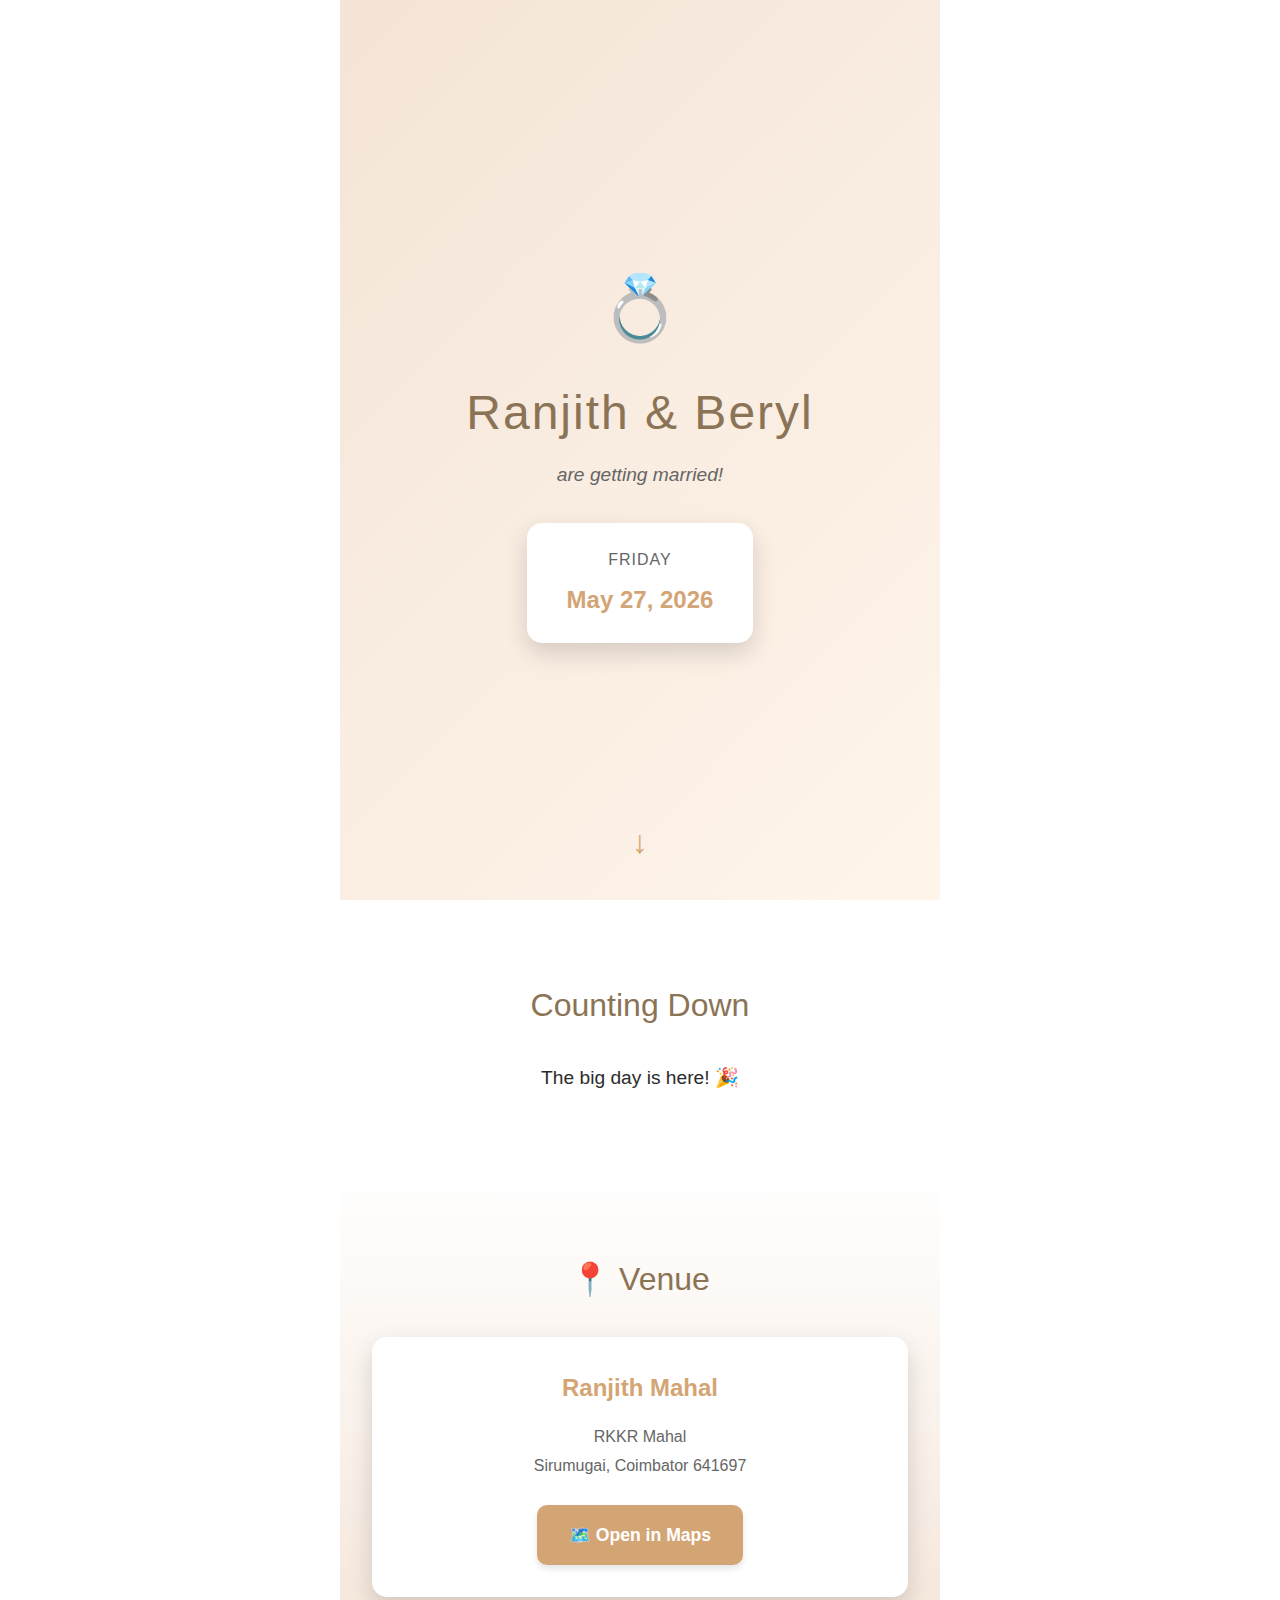
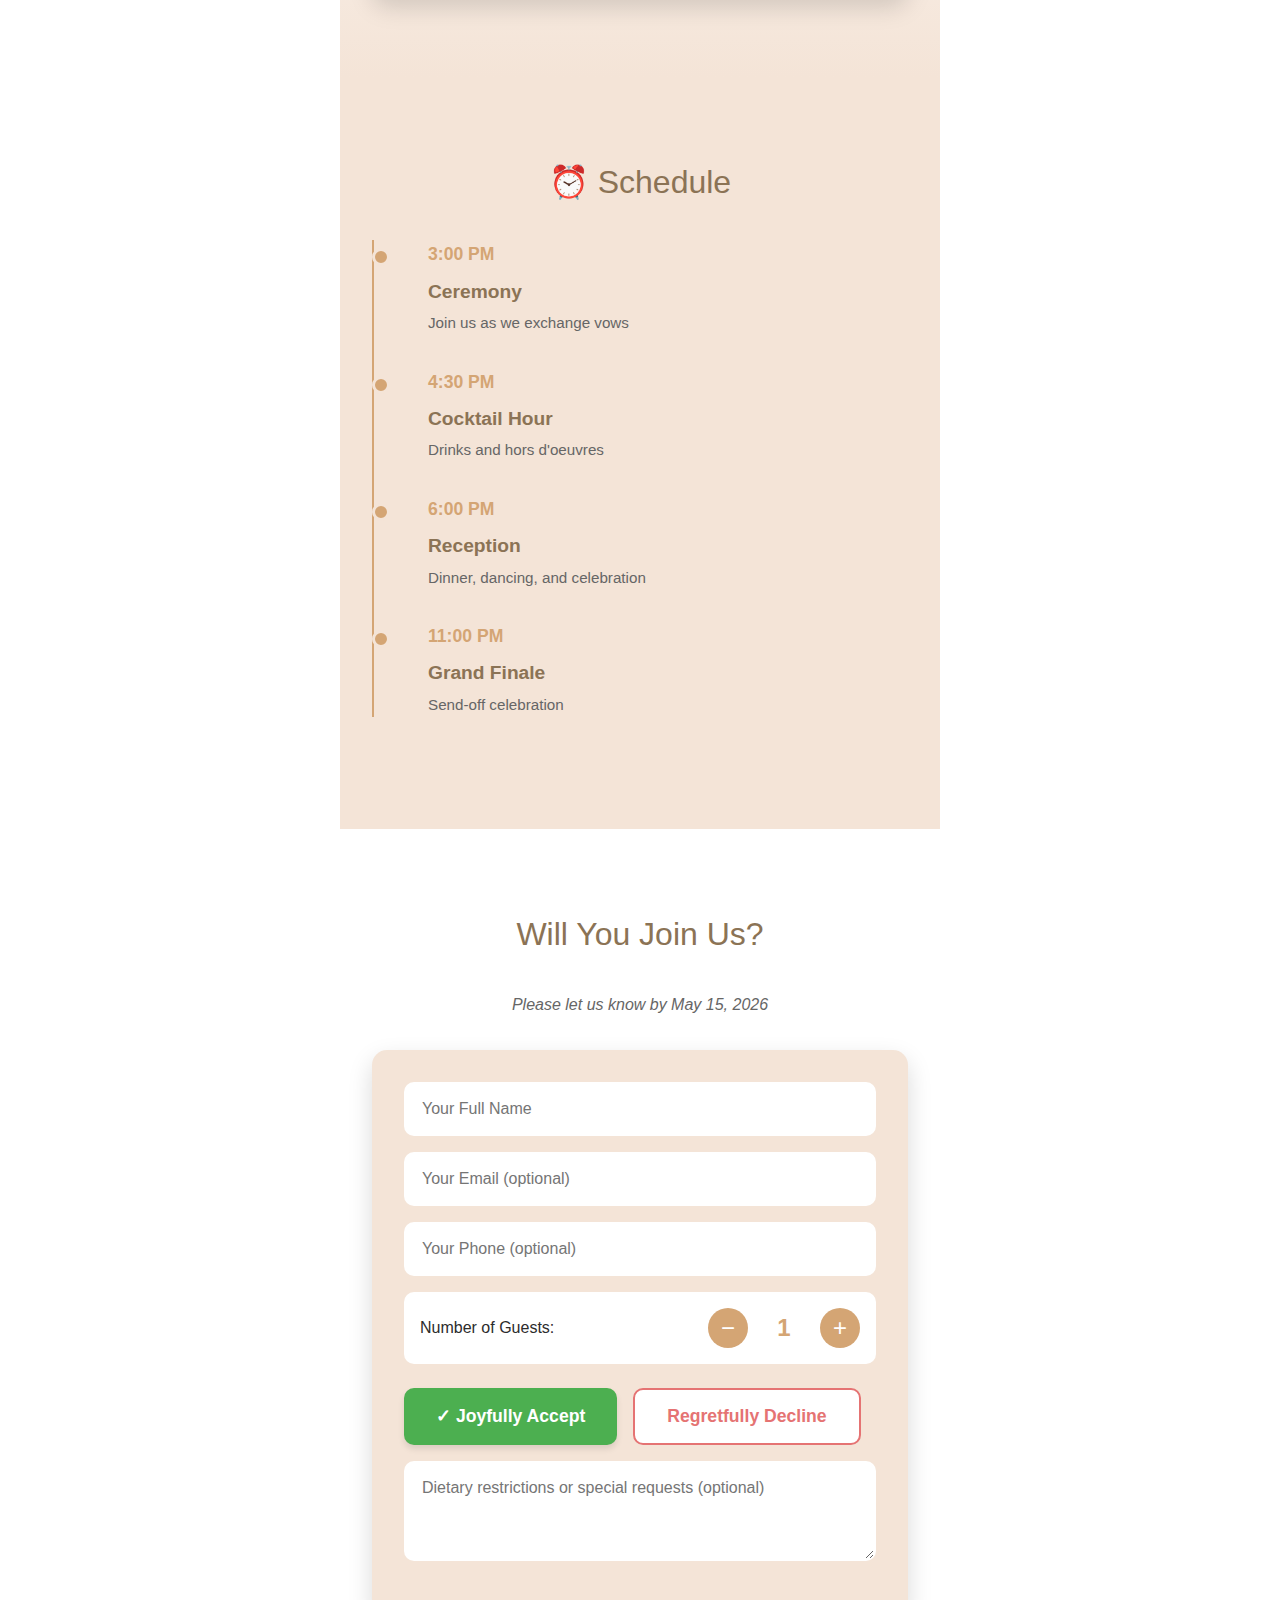
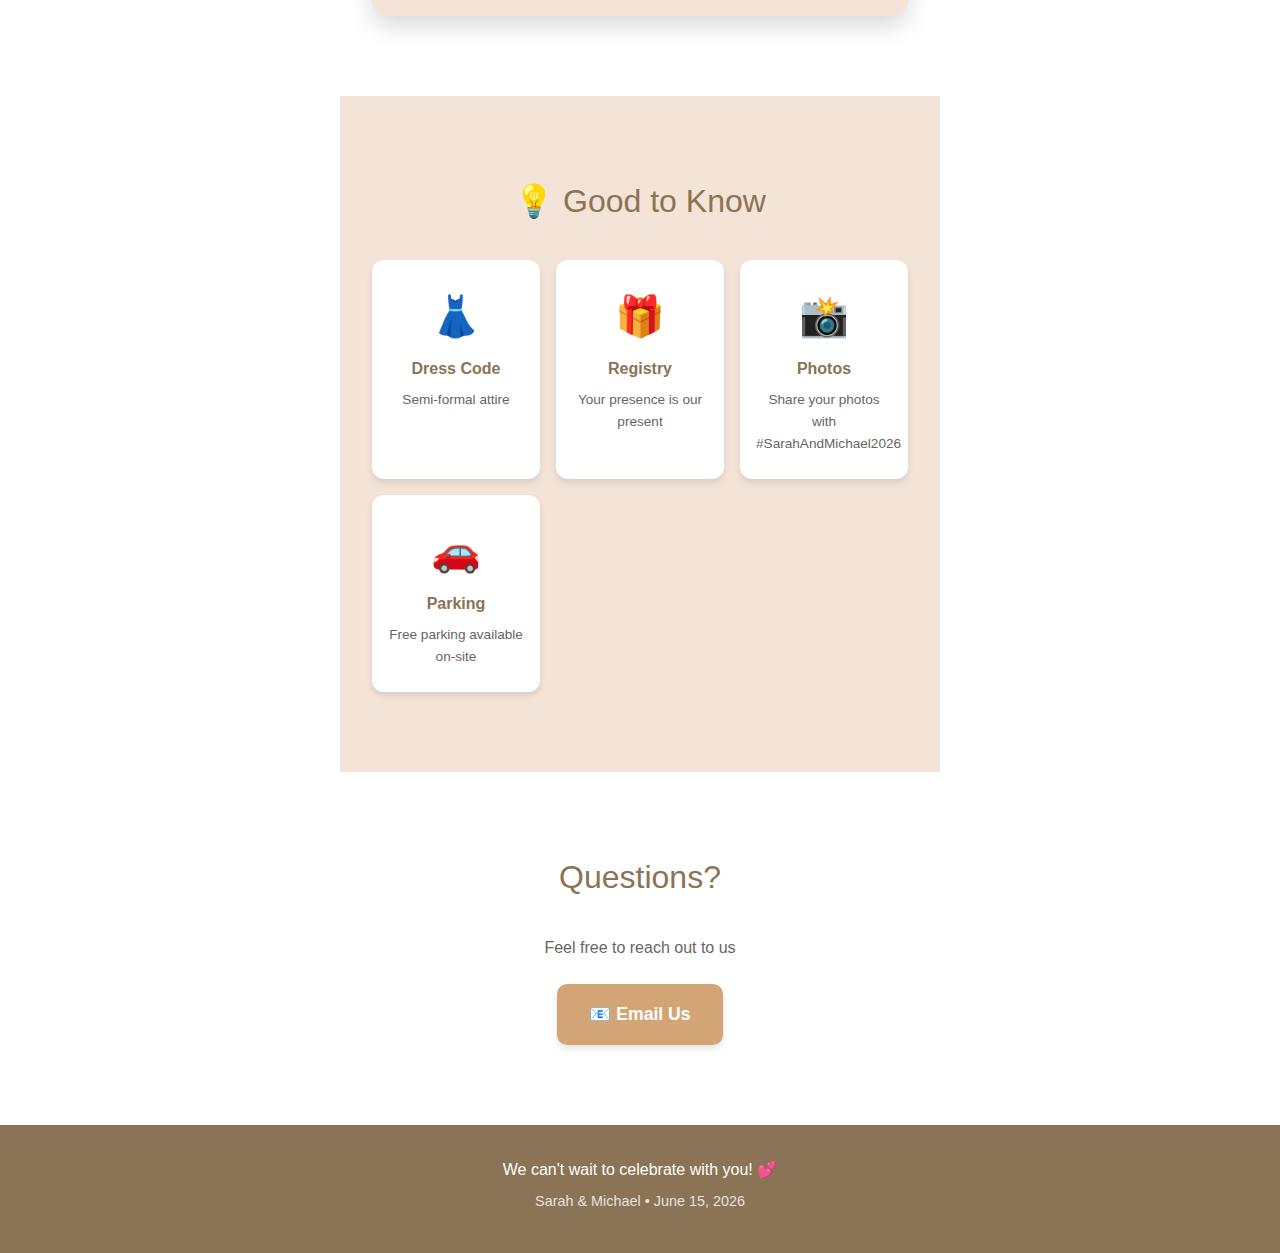
<file: index.html>
<!DOCTYPE html>
<html lang="en">
<head>
    <meta charset="UTF-8">
    <meta name="viewport" content="width=device-width, initial-scale=1.0, maximum-scale=1.0, user-scalable=no">
    <meta name="theme-color" content="#f4e4d7">
    <meta name="description" content="You're invited to our wedding! View details and RSVP.">
    
    <!-- PWA Meta Tags -->
    <meta name="apple-mobile-web-app-capable" content="yes">
    <meta name="apple-mobile-web-app-status-bar-style" content="default">
    <meta name="apple-mobile-web-app-title" content="Our Wedding">
    
    <title>Our Wedding Invitation</title>
    
    <!-- Manifest for PWA -->
    <link rel="manifest" href="manifest.json">
    
    <!-- Icons -->
    <link rel="apple-touch-icon" href="icons/icon-192.png">
    <link rel="icon" type="image/png" sizes="192x192" href="icons/icon-192.png">
    <link rel="icon" type="image/png" sizes="512x512" href="icons/icon-512.png">
    
    <link rel="stylesheet" href="styles.css">
</head>
<body>
    <!-- Hero Section -->
    <section class="hero">
        <div class="hero-content">
            <div class="rings-icon">💍</div>
            <h1 class="couple-names">Ranjith & Beryl</h1>
            <p class="tagline">are getting married!</p>
            <div class="date-badge">
                <span class="date-day">Friday</span>
                <span class="date-number">May 27, 2026</span>
            </div>
        </div>
        <div class="scroll-indicator">↓</div>
    </section>

    <!-- Countdown Section -->
    <section class="countdown-section">
        <h2>Counting Down</h2>
        <div class="countdown" id="countdown">
            <div class="countdown-item">
                <span class="countdown-number" id="days">00</span>
                <span class="countdown-label">Days</span>
            </div>
            <div class="countdown-item">
                <span class="countdown-number" id="hours">00</span>
                <span class="countdown-label">Hours</span>
            </div>
            <div class="countdown-item">
                <span class="countdown-number" id="minutes">00</span>
                <span class="countdown-label">Minutes</span>
            </div>
        </div>
    </section>

    <!-- Venue Section -->
    <section class="venue-section">
        <h2>📍 Venue</h2>
        <div class="venue-card">
            <h3>Ranjith Mahal</h3>
            <p class="venue-address">
                RKKR Mahal<br>
                Sirumugai, Coimbator 641697
            </p>
            <a href="https://share.google/RxCqs3ay6ziyt2EXV" target="_blank" class="btn btn-secondary">
                🗺️ Open in Maps
            </a>
        </div>
    </section>

    <!-- Schedule Section -->
    <section class="schedule-section">
        <h2>⏰ Schedule</h2>
        <div class="timeline">
            <div class="timeline-item">
                <div class="timeline-time">3:00 PM</div>
                <div class="timeline-content">
                    <h3>Ceremony</h3>
                    <p>Join us as we exchange vows</p>
                </div>
            </div>
            <div class="timeline-item">
                <div class="timeline-time">4:30 PM</div>
                <div class="timeline-content">
                    <h3>Cocktail Hour</h3>
                    <p>Drinks and hors d'oeuvres</p>
                </div>
            </div>
            <div class="timeline-item">
                <div class="timeline-time">6:00 PM</div>
                <div class="timeline-content">
                    <h3>Reception</h3>
                    <p>Dinner, dancing, and celebration</p>
                </div>
            </div>
            <div class="timeline-item">
                <div class="timeline-time">11:00 PM</div>
                <div class="timeline-content">
                    <h3>Grand Finale</h3>
                    <p>Send-off celebration</p>
                </div>
            </div>
        </div>
    </section>

    <!-- RSVP Section -->
    <section class="rsvp-section">
        <h2>Will You Join Us?</h2>
        <p class="rsvp-subtitle">Please let us know by May 15, 2026</p>
        
        <div class="rsvp-form" id="rsvpForm">
            <input type="text" id="guestName" placeholder="Your Full Name" class="input-field" required>
            <input type="email" id="guestEmail" placeholder="Your Email (optional)" class="input-field">
            <input type="tel" id="guestPhone" placeholder="Your Phone (optional)" class="input-field">
            
            <div class="guest-count">
                <label for="guestNumber">Number of Guests:</label>
                <div class="counter">
                    <button type="button" class="counter-btn" id="decreaseGuests">−</button>
                    <span class="counter-value" id="guestNumber">1</span>
                    <button type="button" class="counter-btn" id="increaseGuests">+</button>
                </div>
            </div>

            <div class="rsvp-buttons">
                <button type="button" class="btn btn-primary" id="acceptBtn">
                    ✓ Joyfully Accept
                </button>
                <button type="button" class="btn btn-decline" id="declineBtn">
                    Regretfully Decline
                </button>
            </div>

            <textarea id="specialRequests" placeholder="Dietary restrictions or special requests (optional)" class="input-field textarea-field"></textarea>
        </div>

        <div class="rsvp-success" id="rsvpSuccess" style="display: none;">
            <div class="success-icon">✓</div>
            <h3 id="successMessage">Thank you for your RSVP!</h3>
            <p id="successDetails">We can't wait to celebrate with you!</p>
        </div>
    </section>

    <!-- Additional Info Section -->
    <section class="info-section">
        <h2>💡 Good to Know</h2>
        <div class="info-grid">
            <div class="info-card">
                <div class="info-icon">👗</div>
                <h3>Dress Code</h3>
                <p>Semi-formal attire</p>
            </div>
            <div class="info-card">
                <div class="info-icon">🎁</div>
                <h3>Registry</h3>
                <p>Your presence is our present</p>
            </div>
            <div class="info-card">
                <div class="info-icon">📸</div>
                <h3>Photos</h3>
                <p>Share your photos with #SarahAndMichael2026</p>
            </div>
            <div class="info-card">
                <div class="info-icon">🚗</div>
                <h3>Parking</h3>
                <p>Free parking available on-site</p>
            </div>
        </div>
    </section>

    <!-- Contact Section -->
    <section class="contact-section">
        <h2>Questions?</h2>
        <p>Feel free to reach out to us</p>
        <a href="mailto:wedding@example.com" class="btn btn-secondary">📧 Email Us</a>
    </section>

    <!-- Footer -->
    <footer class="footer">
        <p>We can't wait to celebrate with you! 💕</p>
        <p class="footer-small">Sarah & Michael • June 15, 2026</p>
    </footer>

    <!-- Install Prompt (for PWA) -->
    <div class="install-prompt" id="installPrompt" style="display: none;">
        <div class="install-content">
            <p>📱 Add to your home screen for quick access!</p>
            <button class="btn btn-install" id="installBtn">Add to Home Screen</button>
            <button class="btn-close" id="closeInstallPrompt">×</button>
        </div>
    </div>

    <script src="app.js"></script>
</body>
</html>
</file>
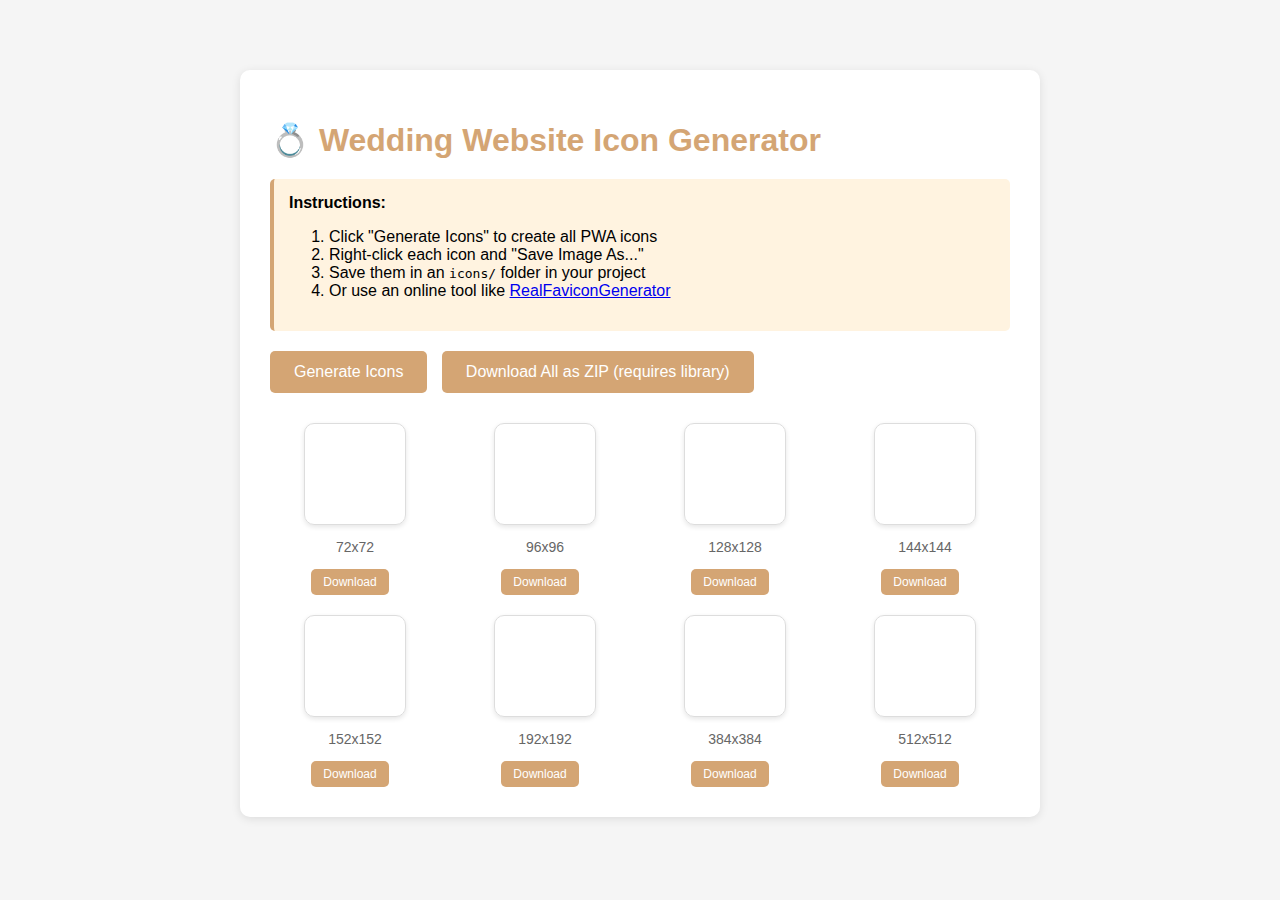
<file: generate-icons.html>
<!DOCTYPE html>
<html lang="en">
<head>
    <meta charset="UTF-8">
    <meta name="viewport" content="width=device-width, initial-scale=1.0">
    <title>Icon Generator</title>
    <style>
        body {
            font-family: -apple-system, BlinkMacSystemFont, 'Segoe UI', Roboto, sans-serif;
            max-width: 800px;
            margin: 50px auto;
            padding: 20px;
            background: #f5f5f5;
        }
        .container {
            background: white;
            padding: 30px;
            border-radius: 10px;
            box-shadow: 0 2px 10px rgba(0,0,0,0.1);
        }
        h1 {
            color: #d4a574;
            margin-bottom: 20px;
        }
        .info {
            background: #fff3e0;
            padding: 15px;
            border-radius: 5px;
            margin-bottom: 20px;
            border-left: 4px solid #d4a574;
        }
        button {
            background: #d4a574;
            color: white;
            border: none;
            padding: 12px 24px;
            border-radius: 5px;
            font-size: 16px;
            cursor: pointer;
            margin-right: 10px;
        }
        button:hover {
            background: #8b7355;
        }
        #preview {
            display: grid;
            grid-template-columns: repeat(auto-fill, minmax(150px, 1fr));
            gap: 20px;
            margin-top: 30px;
        }
        .icon-preview {
            text-align: center;
        }
        .icon-preview canvas {
            border: 1px solid #ddd;
            border-radius: 10px;
            box-shadow: 0 2px 5px rgba(0,0,0,0.1);
        }
        .icon-preview p {
            margin-top: 10px;
            font-size: 14px;
            color: #666;
        }
    </style>
</head>
<body>
    <div class="container">
        <h1>💍 Wedding Website Icon Generator</h1>
        
        <div class="info">
            <strong>Instructions:</strong>
            <ol>
                <li>Click "Generate Icons" to create all PWA icons</li>
                <li>Right-click each icon and "Save Image As..."</li>
                <li>Save them in an <code>icons/</code> folder in your project</li>
                <li>Or use an online tool like <a href="https://realfavicongenerator.net/" target="_blank">RealFaviconGenerator</a></li>
            </ol>
        </div>

        <button onclick="generateIcons()">Generate Icons</button>
        <button onclick="downloadAll()">Download All as ZIP (requires library)</button>

        <div id="preview"></div>
    </div>

    <script>
        const sizes = [72, 96, 128, 144, 152, 192, 384, 512];
        const canvases = {};

        function generateIcons() {
            const preview = document.getElementById('preview');
            preview.innerHTML = '';

            sizes.forEach(size => {
                const canvas = document.createElement('canvas');
                canvas.width = size;
                canvas.height = size;
                const ctx = canvas.getContext('2d');

                // Background
                const gradient = ctx.createLinearGradient(0, 0, size, size);
                gradient.addColorStop(0, '#f4e4d7');
                gradient.addColorStop(1, '#d4a574');
                ctx.fillStyle = gradient;
                ctx.fillRect(0, 0, size, size);

                // Ring emoji (simplified)
                ctx.fillStyle = '#fff';
                ctx.font = `${size * 0.5}px Arial`;
                ctx.textAlign = 'center';
                ctx.textBaseline = 'middle';
                ctx.fillText('💍', size / 2, size / 2);

                // Store canvas
                canvases[size] = canvas;

                // Create preview
                const preview_div = document.createElement('div');
                preview_div.className = 'icon-preview';
                
                const display_canvas = canvas.cloneNode(true);
                display_canvas.style.width = '100px';
                display_canvas.style.height = '100px';
                
                const p = document.createElement('p');
                p.textContent = `${size}x${size}`;
                
                const download_btn = document.createElement('button');
                download_btn.textContent = 'Download';
                download_btn.style.fontSize = '12px';
                download_btn.style.padding = '6px 12px';
                download_btn.onclick = () => downloadIcon(size);
                
                preview_div.appendChild(display_canvas);
                preview_div.appendChild(p);
                preview_div.appendChild(download_btn);
                preview.appendChild(preview_div);
            });
        }

        function downloadIcon(size) {
            const canvas = canvases[size];
            const link = document.createElement('a');
            link.download = `icon-${size}.png`;
            link.href = canvas.toDataURL();
            link.click();
        }

        function downloadAll() {
            alert('To download all icons at once, you can:\n\n1. Use the individual download buttons\n2. Use an online tool like realfavicongenerator.net\n3. Use a design tool like Figma or Canva to create custom icons');
        }

        // Generate icons on load
        window.onload = generateIcons;
    </script>
</body>
</html>
</file>
<file: styles.css>
/* ==================== */
/* CSS Variables & Reset */
/* ==================== */
:root {
    --primary-color: #d4a574;
    --secondary-color: #8b7355;
    --accent-color: #f4e4d7;
    --text-dark: #2c2c2c;
    --text-light: #666;
    --white: #ffffff;
    --success-color: #4caf50;
    --decline-color: #e57373;
    --shadow: 0 4px 6px rgba(0, 0, 0, 0.1);
    --shadow-lg: 0 10px 25px rgba(0, 0, 0, 0.15);
}

* {
    margin: 0;
    padding: 0;
    box-sizing: border-box;
}

body {
    font-family: -apple-system, BlinkMacSystemFont, 'Segoe UI', Roboto, Oxygen, Ubuntu, Cantarell, sans-serif;
    line-height: 1.6;
    color: var(--text-dark);
    background: var(--white);
    overflow-x: hidden;
    -webkit-font-smoothing: antialiased;
}

/* ==================== */
/* Hero Section */
/* ==================== */
.hero {
    min-height: 100vh;
    background: linear-gradient(135deg, var(--accent-color) 0%, #fff5eb 100%);
    display: flex;
    flex-direction: column;
    justify-content: center;
    align-items: center;
    text-align: center;
    padding: 2rem;
    position: relative;
}

.hero-content {
    animation: fadeInUp 1s ease-out;
}

.rings-icon {
    font-size: 4rem;
    margin-bottom: 1rem;
    animation: bounce 2s infinite;
}

.couple-names {
    font-size: 3rem;
    font-weight: 300;
    letter-spacing: 2px;
    margin-bottom: 0.5rem;
    color: var(--secondary-color);
}

.tagline {
    font-size: 1.2rem;
    color: var(--text-light);
    margin-bottom: 2rem;
    font-style: italic;
}

.date-badge {
    background: var(--white);
    padding: 1.5rem 2.5rem;
    border-radius: 15px;
    box-shadow: var(--shadow-lg);
    display: inline-block;
}

.date-day {
    display: block;
    font-size: 1rem;
    color: var(--text-light);
    text-transform: uppercase;
    letter-spacing: 1px;
}

.date-number {
    display: block;
    font-size: 1.5rem;
    font-weight: 600;
    color: var(--primary-color);
    margin-top: 0.5rem;
}

.scroll-indicator {
    position: absolute;
    bottom: 2rem;
    font-size: 2rem;
    color: var(--primary-color);
    animation: bounce 2s infinite;
}

/* ==================== */
/* Section Styles */
/* ==================== */
section {
    padding: 4rem 1.5rem;
    max-width: 600px;
    margin: 0 auto;
}

h2 {
    font-size: 2rem;
    text-align: center;
    margin-bottom: 2rem;
    color: var(--secondary-color);
    font-weight: 400;
}

/* ==================== */
/* Countdown Section */
/* ==================== */
.countdown-section {
    background: var(--white);
}

.countdown {
    display: flex;
    justify-content: space-around;
    gap: 1rem;
}

.countdown-item {
    flex: 1;
    background: var(--accent-color);
    padding: 1.5rem 1rem;
    border-radius: 12px;
    text-align: center;
    box-shadow: var(--shadow);
}

.countdown-number {
    display: block;
    font-size: 2rem;
    font-weight: 700;
    color: var(--primary-color);
}

.countdown-label {
    display: block;
    font-size: 0.85rem;
    color: var(--text-light);
    text-transform: uppercase;
    letter-spacing: 1px;
    margin-top: 0.5rem;
}

/* ==================== */
/* Venue Section */
/* ==================== */
.venue-section {
    background: linear-gradient(to bottom, var(--white), var(--accent-color));
}

.venue-card {
    background: var(--white);
    padding: 2rem;
    border-radius: 15px;
    box-shadow: var(--shadow-lg);
    text-align: center;
}

.venue-card h3 {
    font-size: 1.5rem;
    color: var(--primary-color);
    margin-bottom: 1rem;
}

.venue-address {
    color: var(--text-light);
    margin-bottom: 1.5rem;
    line-height: 1.8;
}

/* ==================== */
/* Schedule Section */
/* ==================== */
.schedule-section {
    background: var(--accent-color);
}

.timeline {
    position: relative;
    padding-left: 2rem;
}

.timeline::before {
    content: '';
    position: absolute;
    left: 0;
    top: 0;
    bottom: 0;
    width: 2px;
    background: var(--primary-color);
}

.timeline-item {
    position: relative;
    margin-bottom: 2rem;
    padding-left: 1.5rem;
}

.timeline-item::before {
    content: '';
    position: absolute;
    left: -2rem;
    top: 0.5rem;
    width: 12px;
    height: 12px;
    border-radius: 50%;
    background: var(--primary-color);
    border: 3px solid var(--accent-color);
}

.timeline-time {
    font-weight: 600;
    color: var(--primary-color);
    font-size: 1.1rem;
    margin-bottom: 0.5rem;
}

.timeline-content h3 {
    font-size: 1.2rem;
    color: var(--secondary-color);
    margin-bottom: 0.25rem;
}

.timeline-content p {
    color: var(--text-light);
    font-size: 0.95rem;
}

/* ==================== */
/* RSVP Section */
/* ==================== */
.rsvp-section {
    background: var(--white);
}

.rsvp-subtitle {
    text-align: center;
    color: var(--text-light);
    margin-bottom: 2rem;
    font-style: italic;
}

.rsvp-form {
    background: var(--accent-color);
    padding: 2rem;
    border-radius: 15px;
    box-shadow: var(--shadow-lg);
}

.input-field {
    width: 100%;
    padding: 1rem;
    margin-bottom: 1rem;
    border: 2px solid transparent;
    border-radius: 10px;
    font-size: 1rem;
    font-family: inherit;
    background: var(--white);
    transition: border-color 0.3s;
}

.input-field:focus {
    outline: none;
    border-color: var(--primary-color);
}

.textarea-field {
    min-height: 100px;
    resize: vertical;
}

.guest-count {
    display: flex;
    justify-content: space-between;
    align-items: center;
    margin-bottom: 1.5rem;
    padding: 1rem;
    background: var(--white);
    border-radius: 10px;
}

.guest-count label {
    font-weight: 500;
    color: var(--text-dark);
}

.counter {
    display: flex;
    align-items: center;
    gap: 1rem;
}

.counter-btn {
    width: 40px;
    height: 40px;
    border: none;
    background: var(--primary-color);
    color: var(--white);
    font-size: 1.5rem;
    border-radius: 50%;
    cursor: pointer;
    transition: transform 0.2s, background 0.3s;
}

.counter-btn:hover {
    background: var(--secondary-color);
    transform: scale(1.1);
}

.counter-btn:active {
    transform: scale(0.95);
}

.counter-value {
    font-size: 1.5rem;
    font-weight: 600;
    color: var(--primary-color);
    min-width: 40px;
    text-align: center;
}

.rsvp-buttons {
    display: flex;
    flex-direction: column;
    gap: 1rem;
    margin-bottom: 1rem;
}

/* ==================== */
/* Buttons */
/* ==================== */
.btn {
    padding: 1rem 2rem;
    border: none;
    border-radius: 10px;
    font-size: 1.1rem;
    font-weight: 600;
    cursor: pointer;
    transition: all 0.3s;
    text-decoration: none;
    display: inline-block;
    text-align: center;
    font-family: inherit;
}

.btn-primary {
    background: var(--success-color);
    color: var(--white);
    box-shadow: var(--shadow);
}

.btn-primary:hover {
    background: #45a049;
    transform: translateY(-2px);
    box-shadow: var(--shadow-lg);
}

.btn-decline {
    background: var(--white);
    color: var(--decline-color);
    border: 2px solid var(--decline-color);
}

.btn-decline:hover {
    background: var(--decline-color);
    color: var(--white);
}

.btn-secondary {
    background: var(--primary-color);
    color: var(--white);
    box-shadow: var(--shadow);
}

.btn-secondary:hover {
    background: var(--secondary-color);
    transform: translateY(-2px);
}

.btn:active {
    transform: translateY(0);
}

/* ==================== */
/* RSVP Success */
/* ==================== */
.rsvp-success {
    text-align: center;
    padding: 3rem 2rem;
    background: var(--accent-color);
    border-radius: 15px;
    animation: fadeInUp 0.5s ease-out;
}

.success-icon {
    width: 80px;
    height: 80px;
    background: var(--success-color);
    color: var(--white);
    font-size: 3rem;
    border-radius: 50%;
    display: flex;
    align-items: center;
    justify-content: center;
    margin: 0 auto 1.5rem;
    animation: scaleIn 0.5s ease-out;
}

.rsvp-success h3 {
    color: var(--secondary-color);
    margin-bottom: 1rem;
}

.rsvp-success p {
    color: var(--text-light);
}

/* ==================== */
/* Info Section */
/* ==================== */
.info-section {
    background: var(--accent-color);
}

.info-grid {
    display: grid;
    grid-template-columns: repeat(auto-fit, minmax(140px, 1fr));
    gap: 1rem;
}

.info-card {
    background: var(--white);
    padding: 1.5rem 1rem;
    border-radius: 12px;
    text-align: center;
    box-shadow: var(--shadow);
    transition: transform 0.3s;
}

.info-card:hover {
    transform: translateY(-5px);
}

.info-icon {
    font-size: 2.5rem;
    margin-bottom: 0.5rem;
}

.info-card h3 {
    font-size: 1rem;
    color: var(--secondary-color);
    margin-bottom: 0.5rem;
}

.info-card p {
    font-size: 0.85rem;
    color: var(--text-light);
}

/* ==================== */
/* Contact Section */
/* ==================== */
.contact-section {
    background: var(--white);
    text-align: center;
}

.contact-section p {
    color: var(--text-light);
    margin-bottom: 1.5rem;
}

/* ==================== */
/* Footer */
/* ==================== */
.footer {
    background: var(--secondary-color);
    color: var(--white);
    text-align: center;
    padding: 2rem 1.5rem;
}

.footer p {
    margin-bottom: 0.5rem;
}

.footer-small {
    font-size: 0.9rem;
    opacity: 0.8;
}

/* ==================== */
/* Install Prompt (PWA) */
/* ==================== */
.install-prompt {
    position: fixed;
    bottom: 0;
    left: 0;
    right: 0;
    background: var(--secondary-color);
    color: var(--white);
    padding: 1rem;
    box-shadow: 0 -4px 6px rgba(0, 0, 0, 0.1);
    z-index: 1000;
    animation: slideUp 0.3s ease-out;
}

.install-content {
    max-width: 600px;
    margin: 0 auto;
    display: flex;
    align-items: center;
    justify-content: space-between;
    gap: 1rem;
    flex-wrap: wrap;
}

.install-content p {
    flex: 1;
    margin: 0;
    min-width: 200px;
}

.btn-install {
    background: var(--primary-color);
    color: var(--white);
    padding: 0.75rem 1.5rem;
    border: none;
    border-radius: 8px;
    font-weight: 600;
    cursor: pointer;
    transition: background 0.3s;
}

.btn-install:hover {
    background: var(--accent-color);
    color: var(--secondary-color);
}

.btn-close {
    background: transparent;
    border: none;
    color: var(--white);
    font-size: 1.5rem;
    cursor: pointer;
    padding: 0.5rem;
    line-height: 1;
}

/* ==================== */
/* Animations */
/* ==================== */
@keyframes fadeInUp {
    from {
        opacity: 0;
        transform: translateY(30px);
    }
    to {
        opacity: 1;
        transform: translateY(0);
    }
}

@keyframes bounce {
    0%, 100% {
        transform: translateY(0);
    }
    50% {
        transform: translateY(-10px);
    }
}

@keyframes scaleIn {
    from {
        transform: scale(0);
    }
    to {
        transform: scale(1);
    }
}

@keyframes slideUp {
    from {
        transform: translateY(100%);
    }
    to {
        transform: translateY(0);
    }
}

/* ==================== */
/* Responsive Design */
/* ==================== */
@media (max-width: 480px) {
    .couple-names {
        font-size: 2.5rem;
    }
    
    .countdown-item {
        padding: 1rem 0.5rem;
    }
    
    .countdown-number {
        font-size: 1.5rem;
    }
    
    .countdown-label {
        font-size: 0.75rem;
    }
    
    .info-grid {
        grid-template-columns: repeat(2, 1fr);
    }
    
    .install-content {
        flex-direction: column;
        text-align: center;
    }
}

@media (min-width: 768px) {
    section {
        padding: 5rem 2rem;
    }
    
    .rsvp-buttons {
        flex-direction: row;
    }
}
</file>
